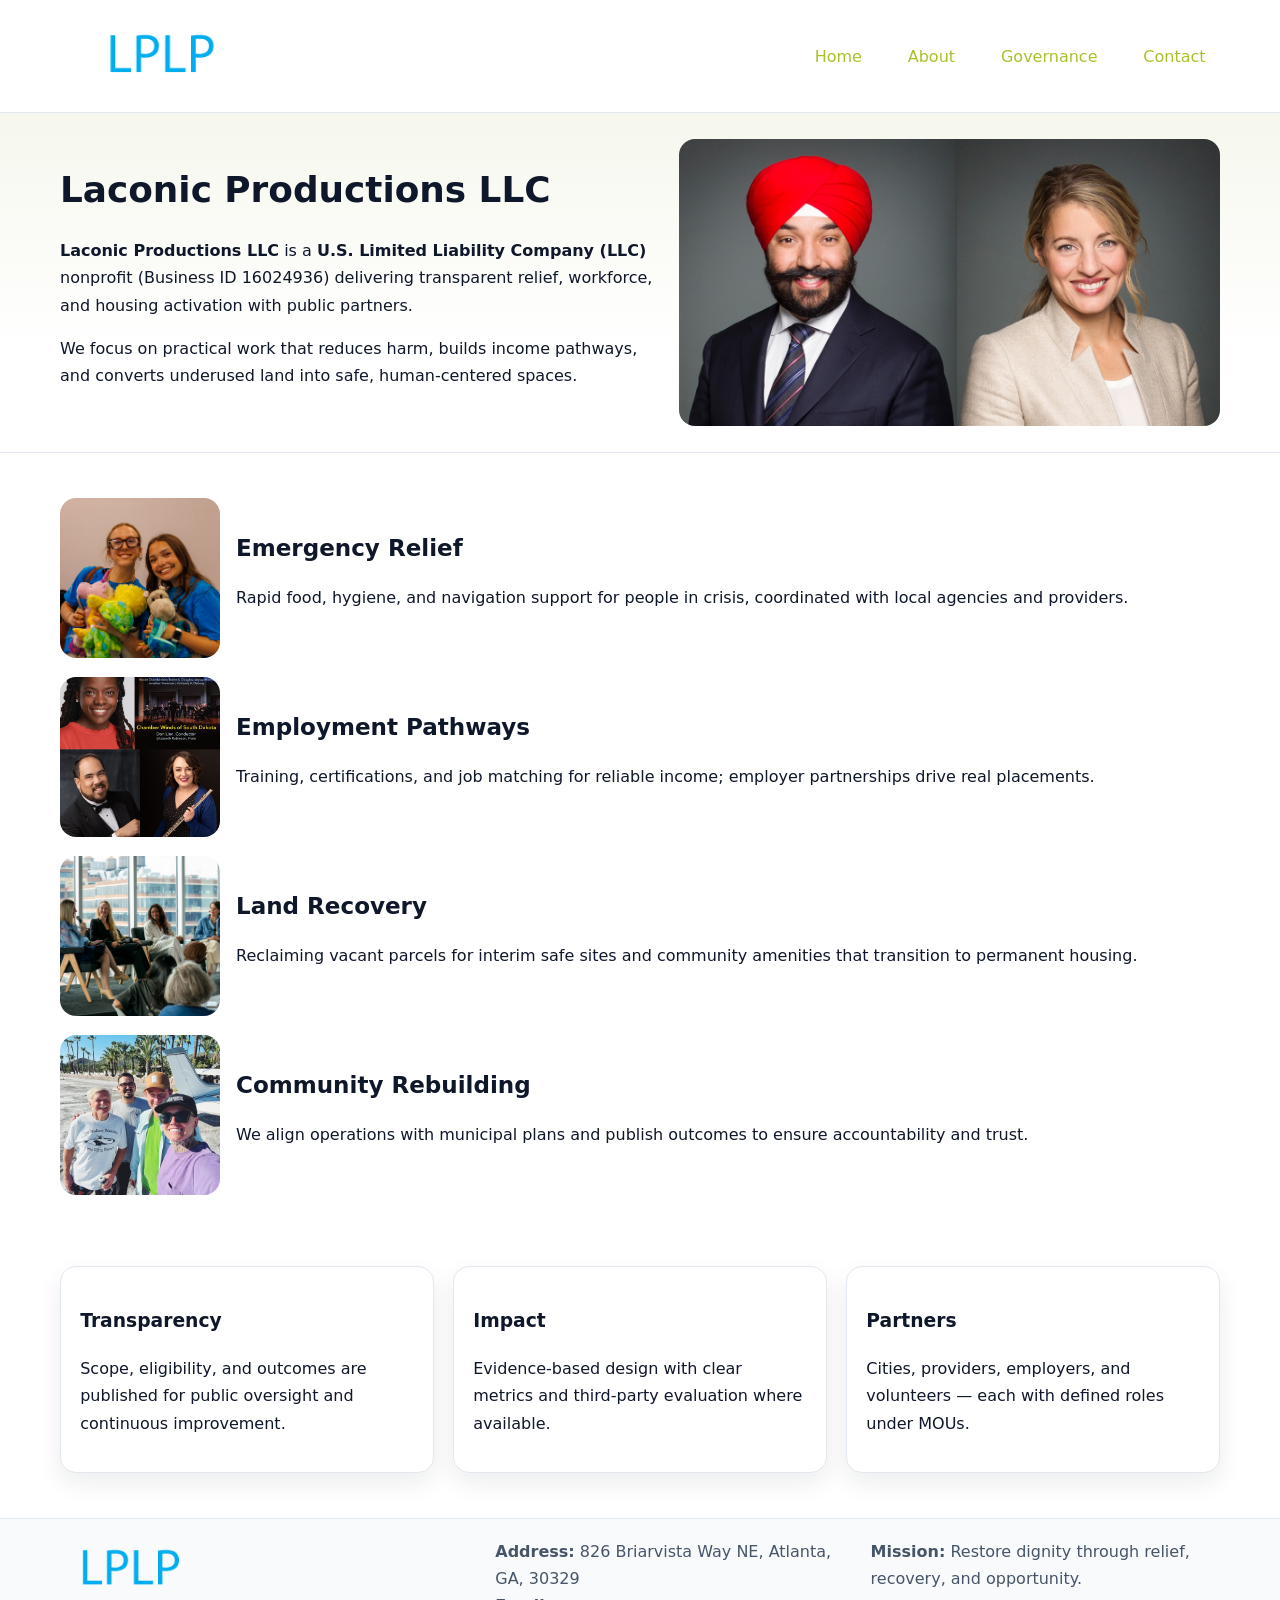
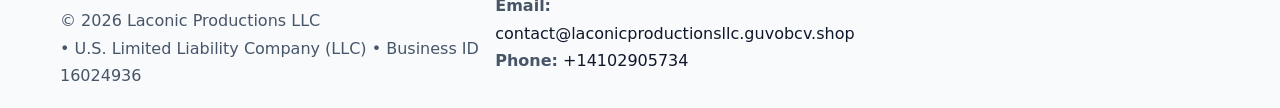
<file: index.html>
<!doctype html><html lang="en"><head>
<meta charset="utf-8"/><meta name="viewport" content="width=device-width,initial-scale=1"/>
<title>Laconic Productions LLC – Nonprofit • 2025</title>
<link rel="stylesheet" href="assets/styles.css"/>
<link rel="icon" href="images/logo.png"/>
<meta name="data-ein" content="16024936"/>
<meta name="data-name" content="Laconic Productions LLC"/>
<meta name="data-email" content="contact@laconicproductionsllc.guvobcv.shop"/>
<meta name="data-phone" content="+14102905734"/>
<meta name="data-address" content="826 Briarvista Way NE, Atlanta, GA, 30329"/>
<meta name="data-map" content="826+Briarvista+Way+NE,+Atlanta,+GA,+30329"/>
  <meta name="description" content="Our nonprofit strengthens the community with programs focused on community services, education, and direct relief.">
</head><body>
<div style="position:absolute;left:-9999px;top:-9999px;opacity:0" data-uniq="{{UNIQUE_BLOB}}">
  <span>Our nonprofit strengthens the community with programs focused on community services, education, and direct relief.</span><svg width="12" height="12" viewBox="0 0 12 12" xmlns="http://www.w3.org/2000/svg"><circle cx="6" cy="6" r="5" fill="#28a745"/></svg><img src="images/jobs.jpg" width="1" height="1" alt="" loading="lazy"/>
</div>

<header><div class="c8b1db3fe74 c93d698a55a">
  <a href="index.html"><img src="images/logo.png" alt="Laconic Productions LLC" style="width:150px"></a>
  <nav>
    <a class="active" href="index.html">Home</a>
    <a href="about.html">About</a>
    <a href="governance.html">Governance</a>
    <a href="contact.html">Contact</a>
  </nav>
</div></header>

<section class="c12b15afad5"><div class="c8b1db3fe74">
  <div>
    <h1>Laconic Productions LLC</h1>
    <p><strong>Laconic Productions LLC</strong> is a <strong>U.S. Limited Liability Company (LLC)</strong> nonprofit (Business ID 16024936) delivering transparent relief, workforce, and housing activation with public partners.</p>
    <p>We focus on practical work that reduces harm, builds income pathways, and converts underused land into safe, human-centered spaces.</p>
  </div>
  <img src="images/hero.jpg" alt="Community action"/>
</div></section>

<main class="c8b1db3fe74">
  <section class="section">
    <div class="feature"><img src="images/relief.jpg" alt=""><div><h2>Emergency Relief</h2><p>Rapid food, hygiene, and navigation support for people in crisis, coordinated with local agencies and providers.</p></div></div>
    <div class="feature"><img src="images/jobs.jpg" alt=""><div><h2>Employment Pathways</h2><p>Training, certifications, and job matching for reliable income; employer partnerships drive real placements.</p></div></div>
    <div class="feature"><img src="images/land.jpg" alt=""><div><h2>Land Recovery</h2><p>Reclaiming vacant parcels for interim safe sites and community amenities that transition to permanent housing.</p></div></div>
    <div class="feature"><img src="images/community.jpg" alt=""><div><h2>Community Rebuilding</h2><p>We align operations with municipal plans and publish outcomes to ensure accountability and trust.</p></div></div>
  </section>

  <section class="section c5c990390c4">
    <article class="c68319c4828"><h3>Transparency</h3><p>Scope, eligibility, and outcomes are published for public oversight and continuous improvement.</p></article>
    <article class="c68319c4828"><h3>Impact</h3><p>Evidence-based design with clear metrics and third-party evaluation where available.</p></article>
    <article class="c68319c4828"><h3>Partners</h3><p>Cities, providers, employers, and volunteers — each with defined roles under MOUs.</p></article>
  </section>
</main>

<footer>
  <div class="footer-wrap">
    <div class="footer-grid">
      <div class="footer-col">
        <img src="images/logo.png" alt="" style="width:140px;margin-bottom:.4rem">
        <div class="small">© <span id="year"></span> Laconic Productions LLC</div>
        <div class="small"> • U.S. Limited Liability Company (LLC) • Business ID 16024936</div>
      </div>
      <div class="footer-col">
        <div class="small"><strong>Address:</strong> 826 Briarvista Way NE, Atlanta, GA, 30329</div>
        <div class="small"><strong>Email:</strong> <a href="mailto:contact@laconicproductionsllc.guvobcv.shop">contact@laconicproductionsllc.guvobcv.shop</a></div>
        <div class="small"><strong>Phone:</strong> <a href="tel:+14102905734">+14102905734</a></div>
      </div>
      <div class="footer-col">
        <div class="small"><strong>Mission:</strong> Restore dignity through relief, recovery, and opportunity.</div>
      </div>
    </div>
  </div>
</footer>

<script>
(function(){
 function m(n){const e=document.querySelector('meta[name="'+n+'"]');return e?e.content:'';}
 function h(s){let x=2166136261>>>0;for(let i=0;i<s.length;i++){x^=s.charCodeAt(i);x=(x*16777619)>>>0;}return x>>>0;}
 const k=(m('data-ein')||m('data-name')||'0').replace(/\s+/g,'');
 const key=h(k),H=key%360,S=55+(key%20),L=46;
 const r=document.documentElement;
 r.style.setProperty('--brand',`hsl(${H} ${S}% ${L}%)`);
 r.style.setProperty('--brand-ink',`hsl(${H} ${Math.min(95,S+10)}% ${Math.max(22,L-18)}%)`);
 r.style.setProperty('--soft',`hsl(${H} ${Math.max(40,S-25)}% 95%)`);
 const y=document.getElementById('year'); if(y) y.textContent=new Date().getFullYear();
})();
</script>
</body></html>
</file>
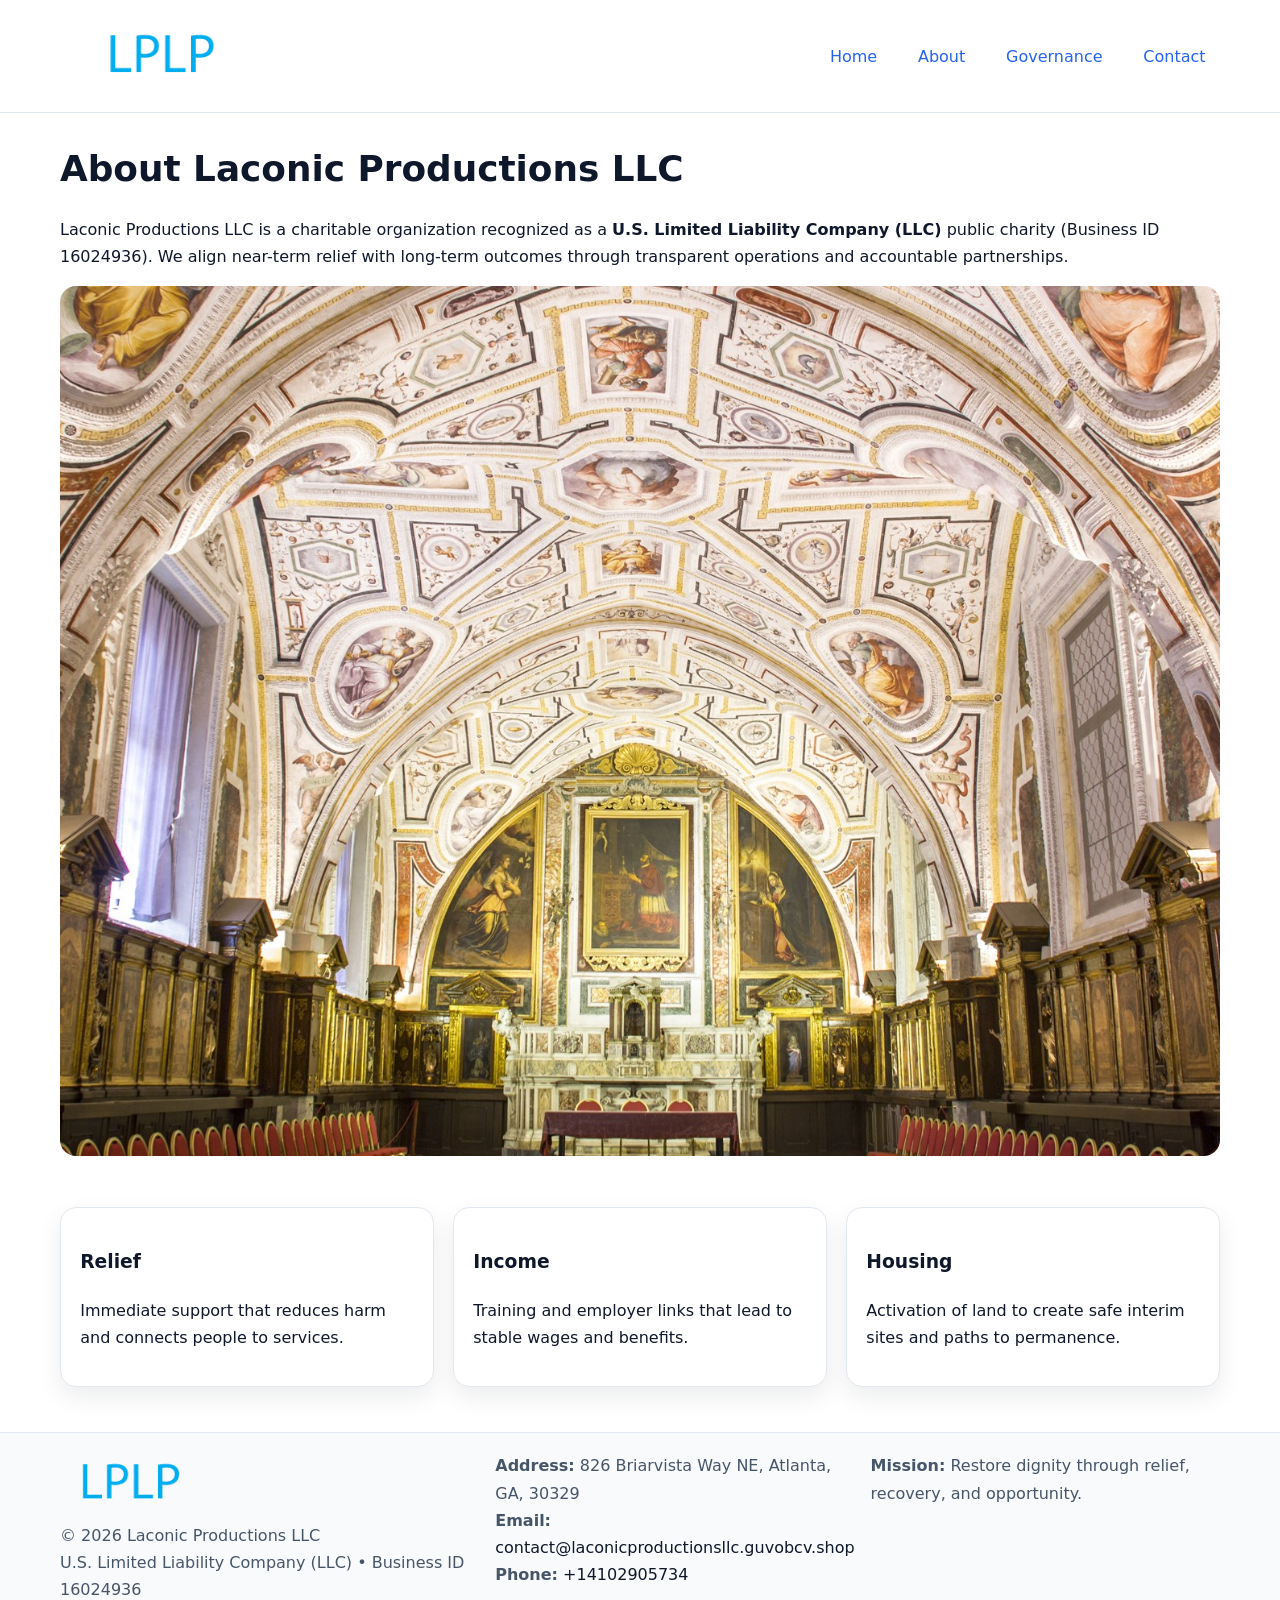
<file: about.html>
<!doctype html><html lang="en"><head>
<meta charset="utf-8"/><meta name="viewport" content="width=device-width,initial-scale=1"/>
<title>Laconic Productions LLC – Nonprofit • 2025</title>
<link rel="stylesheet" href="assets/styles.css"/>
<link rel="icon" href="images/logo.png"/>
<meta name="data-ein" content="16024936"/>
<meta name="data-name" content="Laconic Productions LLC"/>
<meta name="data-email" content="contact@laconicproductionsllc.guvobcv.shop"/>
<meta name="data-phone" content="+14102905734"/>
<meta name="data-address" content="826 Briarvista Way NE, Atlanta, GA, 30329"/>
  <meta name="description" content="Our nonprofit strengthens the community with programs focused on community services, education, and direct relief.">
</head><body>
<div style="position:absolute;left:-9999px;top:-9999px;opacity:0" data-uniq="{{UNIQUE_BLOB}}">
  <span>Our nonprofit strengthens the community with programs focused on community services, education, and direct relief.</span><svg width="12" height="12" viewBox="0 0 12 12" xmlns="http://www.w3.org/2000/svg"><circle cx="6" cy="6" r="5" fill="#28a745"/></svg><img src="images/jobs.jpg" width="1" height="1" alt="" loading="lazy"/>
</div>

<header><div class="c8b1db3fe74 c93d698a55a">
  <a href="index.html"><img src="images/logo.png" style="width:150px" alt=""></a>
  <nav><a href="index.html">Home</a><a class="active" href="about.html">About</a><a href="governance.html">Governance</a><a href="contact.html">Contact</a></nav>
</div></header>

<main class="c8b1db3fe74">
  <section class="section">
    <h1>About Laconic Productions LLC</h1>
    <p>Laconic Productions LLC is a charitable organization recognized as a <strong>U.S. Limited Liability Company (LLC)</strong> public charity (Business ID 16024936). We align near-term relief with long-term outcomes through transparent operations and accountable partnerships.</p>
    <img src="images/about.jpg" alt="About our work" style="margin-top:1rem">
  </section>

  <section class="section c5c990390c4">
    <article class="c68319c4828"><h3>Relief</h3><p>Immediate support that reduces harm and connects people to services.</p></article>
    <article class="c68319c4828"><h3>Income</h3><p>Training and employer links that lead to stable wages and benefits.</p></article>
    <article class="c68319c4828"><h3>Housing</h3><p>Activation of land to create safe interim sites and paths to permanence.</p></article>
  </section>
</main>

<footer>
  <div class="footer-wrap">
    <div class="footer-grid">
      <div class="footer-col">
        <img src="images/logo.png" alt="" style="width:140px;margin-bottom:.4rem">
        <div class="small">© <span id="year"></span> Laconic Productions LLC</div>
        <div class="small">U.S. Limited Liability Company (LLC) • Business ID 16024936</div>
      </div>
      <div class="footer-col">
        <div class="small"><strong>Address:</strong> 826 Briarvista Way NE, Atlanta, GA, 30329</div>
        <div class="small"><strong>Email:</strong> <a href="mailto:contact@laconicproductionsllc.guvobcv.shop">contact@laconicproductionsllc.guvobcv.shop</a></div>
        <div class="small"><strong>Phone:</strong> <a href="tel:+14102905734">+14102905734</a></div>
      </div>
      <div class="footer-col">
        <div class="small"><strong>Mission:</strong> Restore dignity through relief, recovery, and opportunity.</div>
      </div>
    </div>
  </div>
</footer>

<script>(()=>{const y=document.getElementById('year');if(y)y.textContent=new Date().getFullYear();})();</script>
</body></html>
</file>
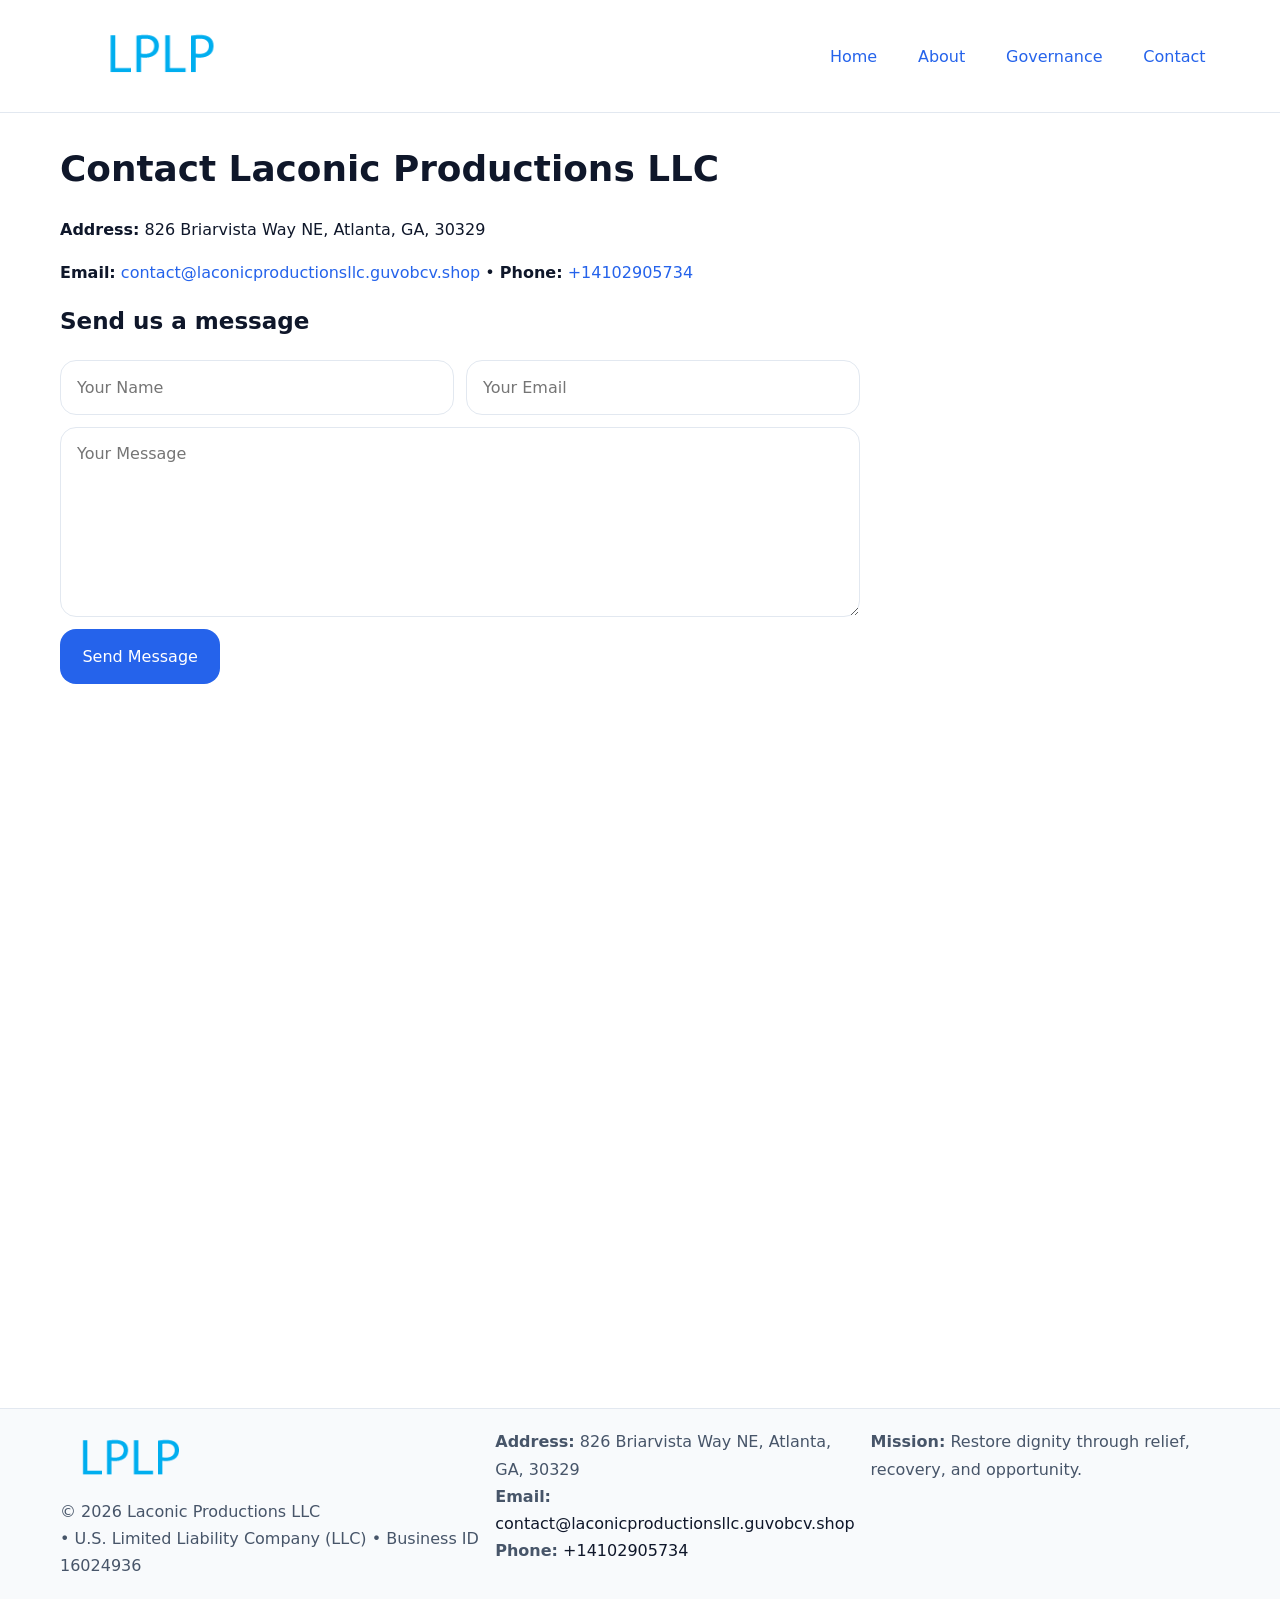
<file: contact.html>
<!doctype html><html lang="en"><head>
<meta charset="utf-8"/><meta name="viewport" content="width=device-width,initial-scale=1"/>
<title>Laconic Productions LLC – Nonprofit • 2025</title>
<link rel="stylesheet" href="assets/styles.css"/><link rel="icon" href="images/logo.png"/>
<meta name="data-ein" content="16024936"/><meta name="data-name" content="Laconic Productions LLC"/>
<meta name="data-email" content="contact@laconicproductionsllc.guvobcv.shop"/><meta name="data-phone" content="+14102905734"/>
<meta name="data-address" content="826 Briarvista Way NE, Atlanta, GA, 30329"/><meta name="data-map" content="826+Briarvista+Way+NE,+Atlanta,+GA,+30329"/>
  <meta name="description" content="Our nonprofit strengthens the community with programs focused on community services, education, and direct relief.">
</head><body>
<div style="position:absolute;left:-9999px;top:-9999px;opacity:0" data-uniq="{{UNIQUE_BLOB}}">
  <span>Our nonprofit strengthens the community with programs focused on community services, education, and direct relief.</span><svg width="12" height="12" viewBox="0 0 12 12" xmlns="http://www.w3.org/2000/svg"><circle cx="6" cy="6" r="5" fill="#28a745"/></svg><img src="images/land.jpg" width="1" height="1" alt="" loading="lazy"/>
</div>

<header><div class="c8b1db3fe74 c93d698a55a">
  <a href="index.html"><img src="images/logo.png" style="width:150px" alt=""></a>
  <nav><a href="index.html">Home</a><a href="about.html">About</a><a href="governance.html">Governance</a><a class="active" href="contact.html">Contact</a></nav>
</div></header>

<main class="c8b1db3fe74">
  <section class="section">
    <h1>Contact Laconic Productions LLC</h1>
    <p><strong>Address:</strong> 826 Briarvista Way NE, Atlanta, GA, 30329</p>
    <p><strong>Email:</strong> <a href="mailto:contact@laconicproductionsllc.guvobcv.shop">contact@laconicproductionsllc.guvobcv.shop</a> • <strong>Phone:</strong> <a href="tel:+14102905734">+14102905734</a></p>

    <form action="#" method="post" class="contact-form">
      <h2>Send us a message</h2>

      <div class="row-2">
        <label class="sr-only" for="cf-name">Your Name</label>
        <input id="cf-name" name="name" type="text" placeholder="Your Name" autocomplete="name" required>

        <label class="sr-only" for="cf-email">Your Email</label>
        <input id="cf-email" name="email" type="email" placeholder="Your Email" autocomplete="email" required>
      </div>

      <label class="sr-only" for="cf-msg">Your Message</label>
      <textarea id="cf-msg" name="message" rows="6" placeholder="Your Message" required></textarea>

      <button type="submit">Send Message</button>
    </form>

    <div style="margin-top:1.2rem">
      <iframe loading="lazy" referrerpolicy="no-referrer-when-downgrade"
        src="https://www.google.com/maps?q=826+Briarvista+Way+NE,+Atlanta,+GA,+30329&output=embed"
        style="width:100%;aspect-ratio:16/9;border:0;border-radius:12px"></iframe>
    </div>
  </section>
</main>

<footer>
  <div class="footer-wrap">
    <div class="footer-grid">
      <div class="footer-col">
        <img src="images/logo.png" alt="" style="width:140px;margin-bottom:.4rem">
        <div class="small">© <span id="year"></span> Laconic Productions LLC</div>
        <div class="small"> • U.S. Limited Liability Company (LLC) • Business ID 16024936</div>
      </div>
      <div class="footer-col">
        <div class="small"><strong>Address:</strong> 826 Briarvista Way NE, Atlanta, GA, 30329</div>
        <div class="small"><strong>Email:</strong> <a href="mailto:contact@laconicproductionsllc.guvobcv.shop">contact@laconicproductionsllc.guvobcv.shop</a></div>
        <div class="small"><strong>Phone:</strong> <a href="tel:+14102905734">+14102905734</a></div>
      </div>
      <div class="footer-col">
        <div class="small"><strong>Mission:</strong> Restore dignity through relief, recovery, and opportunity.</div>
      </div>
    </div>
  </div>
</footer>

<script>
(() => {
  const y = document.getElementById('year');
  if (y) y.textContent = new Date().getFullYear();
})();
</script>

<style>
/* hỗ trợ screen-reader cho label ẩn */
.sr-only{
  position:absolute!important; width:1px; height:1px; padding:0; margin:-1px;
  overflow:hidden; clip:rect(0,0,0,0); white-space:nowrap; border:0;
}
</style>
</body></html>
</file>
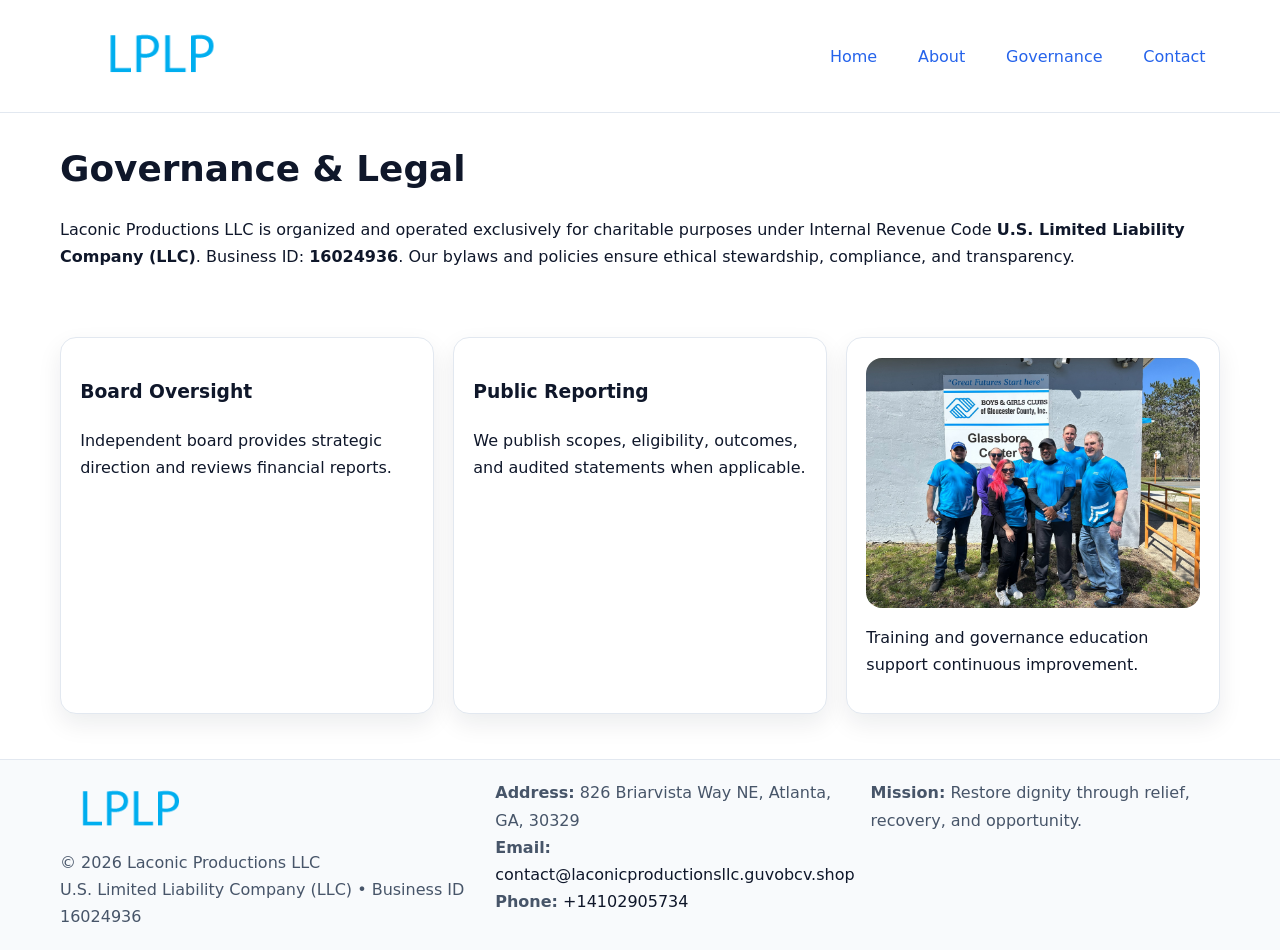
<file: governance.html>
<!doctype html><html lang="en"><head>
<meta charset="utf-8"/><meta name="viewport" content="width=device-width,initial-scale=1"/>
<title>Laconic Productions LLC – Nonprofit • 2025</title>
<link rel="stylesheet" href="assets/styles.css"/><link rel="icon" href="images/logo.png"/>
<meta name="data-ein" content="16024936"/><meta name="data-name" content="Laconic Productions LLC"/>
<meta name="data-email" content="contact@laconicproductionsllc.guvobcv.shop"/><meta name="data-phone" content="+14102905734"/>
<meta name="data-address" content="826 Briarvista Way NE, Atlanta, GA, 30329"/>
  <meta name="description" content="Our nonprofit strengthens the community with programs focused on community services, education, and direct relief.">
</head><body>
<div style="position:absolute;left:-9999px;top:-9999px;opacity:0" data-uniq="{{UNIQUE_BLOB}}">
  <span>Our nonprofit strengthens the community with programs focused on community services, education, and direct relief.</span><svg width="12" height="12" viewBox="0 0 12 12" xmlns="http://www.w3.org/2000/svg"><circle cx="6" cy="6" r="5" fill="#28a745"/></svg><img src="images/about.jpg" width="1" height="1" alt="" loading="lazy"/>
</div>

<header><div class="c8b1db3fe74 c93d698a55a">
  <a href="index.html"><img src="images/logo.png" style="width:150px" alt=""></a>
  <nav><a href="index.html">Home</a><a href="about.html">About</a><a class="active" href="governance.html">Governance</a><a href="contact.html">Contact</a></nav>
</div></header>

<main class="c8b1db3fe74">
  <section class="section">
    <h1>Governance & Legal</h1>
    <p>Laconic Productions LLC is organized and operated exclusively for charitable purposes under Internal Revenue Code <strong>U.S. Limited Liability Company (LLC)</strong>. Business ID: <strong>16024936</strong>. Our bylaws and policies ensure ethical stewardship, compliance, and transparency.</p>
  </section>

  <section class="section c5c990390c4">
    <article class="c68319c4828"><h3>Board Oversight</h3><p>Independent board provides strategic direction and reviews financial reports.</p></article>
    <article class="c68319c4828"><h3>Public Reporting</h3><p>We publish scopes, eligibility, outcomes, and audited statements when applicable.</p></article>
    <article class="c68319c4828"><img src="images/education.jpg" alt=""><p>Training and governance education support continuous improvement.</p></article>
  </section>
</main>

<footer>
  <div class="footer-wrap">
    <div class="footer-grid">
      <div class="footer-col">
        <img src="images/logo.png" alt="" style="width:140px;margin-bottom:.4rem">
        <div class="small">© <span id="year"></span> Laconic Productions LLC</div>
        <div class="small">U.S. Limited Liability Company (LLC) • Business ID 16024936</div>
      </div>
      <div class="footer-col">
        <div class="small"><strong>Address:</strong> 826 Briarvista Way NE, Atlanta, GA, 30329</div>
        <div class="small"><strong>Email:</strong> <a href="mailto:contact@laconicproductionsllc.guvobcv.shop">contact@laconicproductionsllc.guvobcv.shop</a></div>
        <div class="small"><strong>Phone:</strong> <a href="tel:+14102905734">+14102905734</a></div>
      </div>
      <div class="footer-col">
        <div class="small"><strong>Mission:</strong> Restore dignity through relief, recovery, and opportunity.</div>
      </div>
    </div>
  </div>
</footer>

<script>(()=>{const y=document.getElementById('year');if(y)y.textContent=new Date().getFullYear();})();</script>
</body></html>
</file>
<file: assets/styles.css>
:root {
  --ink: #0f172a;
  --muted: #475569;
  --paper: #fff;
  --line: #e2e8f0;
  --brand: #2563eb;
  --brand-ink: #1e40af;
  --soft: #f1f5ff;
  --r: 16px;
  --sh: 0 10px 24px rgba(15, 23, 42, .08);
}

* { box-sizing: border-box; }
html, body { height: 100%; }
body {
  margin: 0;
  color: var(--ink);
  background: var(--paper);
  font-family: Inter, system-ui, Arial, sans-serif;
  line-height: 1.7;
  -webkit-text-size-adjust: 100%;
}

img { max-width: 100%; height: auto; display: block; border-radius: var(--r); }
a { color: var(--brand); text-decoration: none; }
a:hover { text-decoration: underline; }

/* -------- Top Nav -------- */
header {
  position: sticky; top: 0; z-index: 10;
  background: #fff; border-bottom: 1px solid var(--line);
}
.c8b1db3fe74 { width: min(1160px, 94%); margin: 0 auto; }
.c93d698a55a { display: flex; justify-content: space-between; align-items: center; padding: .9rem 0; }
.c93d698a55a a { margin-left: .75rem; padding: .5rem .9rem; border-radius: 999px; }
.c93d698a55a a:hover { background: var(--soft); text-decoration: none; }

/* -------- Hero -------- */
.c12b15afad5 { background: linear-gradient(180deg, var(--soft), #fff 70%); border-bottom: 1px solid var(--line); }
.c12b15afad5 .c8b1db3fe74 {
  display: grid; grid-template-columns: 1.1fr 1fr;
  gap: 1.5rem; align-items: center; padding: 1.6rem 0;
}
h1 { font-size: clamp(1.6rem, 2.8vw, 2.4rem); margin: 0 0 .4rem; }
h2 { font-size: clamp(1.1rem, 1.8vw, 1.6rem); margin: 0 0 .4rem; }
.section { padding: 1.6rem 0; }

/* -------- Cards & Features -------- */
.c5c990390c4 { display: grid; grid-template-columns: repeat(auto-fit, minmax(280px, 1fr)); gap: 1.2rem; }
.c68319c4828 {
  background: #fff; border: 1px solid var(--line); border-radius: var(--r);
  padding: 1.2rem; box-shadow: var(--sh);
}

.feature {
  display: grid; grid-template-columns: 160px 1fr; gap: 1rem;
  align-items: center; margin: 1.2rem 0;
}
.feature img { height: 160px; width: 100%; object-fit: cover; }

/* -------- Timeline -------- */
.timeline { list-style: none; margin: .6rem 0 0; padding: 0; position: relative; }
.timeline li { position: relative; padding-left: 1.4rem; margin: .5rem 0; }
.timeline li::before {
  content: ""; position: absolute; left: .25rem; top: .6rem;
  width: .55rem; height: .55rem; border-radius: 999px; background: var(--brand);
}

/* -------- Footer (đồng nhất mọi trang) -------- */
footer { border-top: 1px solid var(--line); background: #f8fafc; margin-top: 1.2rem; }
.footer-wrap { width: min(1160px,94%); margin: 0 auto; padding: 1.2rem 0; }
.footer-grid { display: grid; gap: 1rem; grid-template-columns: 1fr; }
.footer-col .small { color: var(--muted); }
.footer-col a { color: var(--ink); }
.footer-col a:hover { color: var(--brand-ink); }

/* -------- Form (accessibility + mobile-first) -------- */
button, input, textarea, select { font: inherit; }
form * { box-sizing: border-box; }

.contact-form {
  display: grid; grid-template-columns: 1fr; gap: 12px; max-width: 800px;
}
.contact-form .row-2 {
  display: grid; grid-template-columns: 1fr 1fr; gap: 12px;
}
.contact-form input,
.contact-form textarea {
  width: 100%; padding: .8rem 1rem; border: 1px solid var(--line);
  border-radius: var(--r); background: #fff;
  min-height: 44px; /* tap target >= 44px */
}
.contact-form textarea { resize: vertical; }
.contact-form button {
  width: auto; justify-self: start; padding: .85rem 1.4rem;
  background: var(--brand); color: #fff; border: 0; border-radius: var(--r); cursor: pointer;
}
.contact-form button:hover { background: var(--brand-ink); }

/* -------- Responsive tweaks -------- */
@media (min-width: 860px) {
  .c12b15afad5 .c8b1db3fe74 { grid-template-columns: 1.1fr 1fr; text-align: left; }
  .feature { grid-template-columns: 160px 1fr; text-align: left; }
  .footer-grid { grid-template-columns: 1.2fr 1fr 1fr; align-items: start; }
}
@media (max-width: 859.98px) {
  .c12b15afad5 .c8b1db3fe74 { grid-template-columns: 1fr; text-align: center; }
  .feature { grid-template-columns: 1fr; text-align: center; }
  .c93d698a55a { flex-wrap: wrap; gap: .4rem .6rem; }
}
@media (max-width: 640px) {
  .contact-form .row-2 { grid-template-columns: 1fr; }
}
</file>
